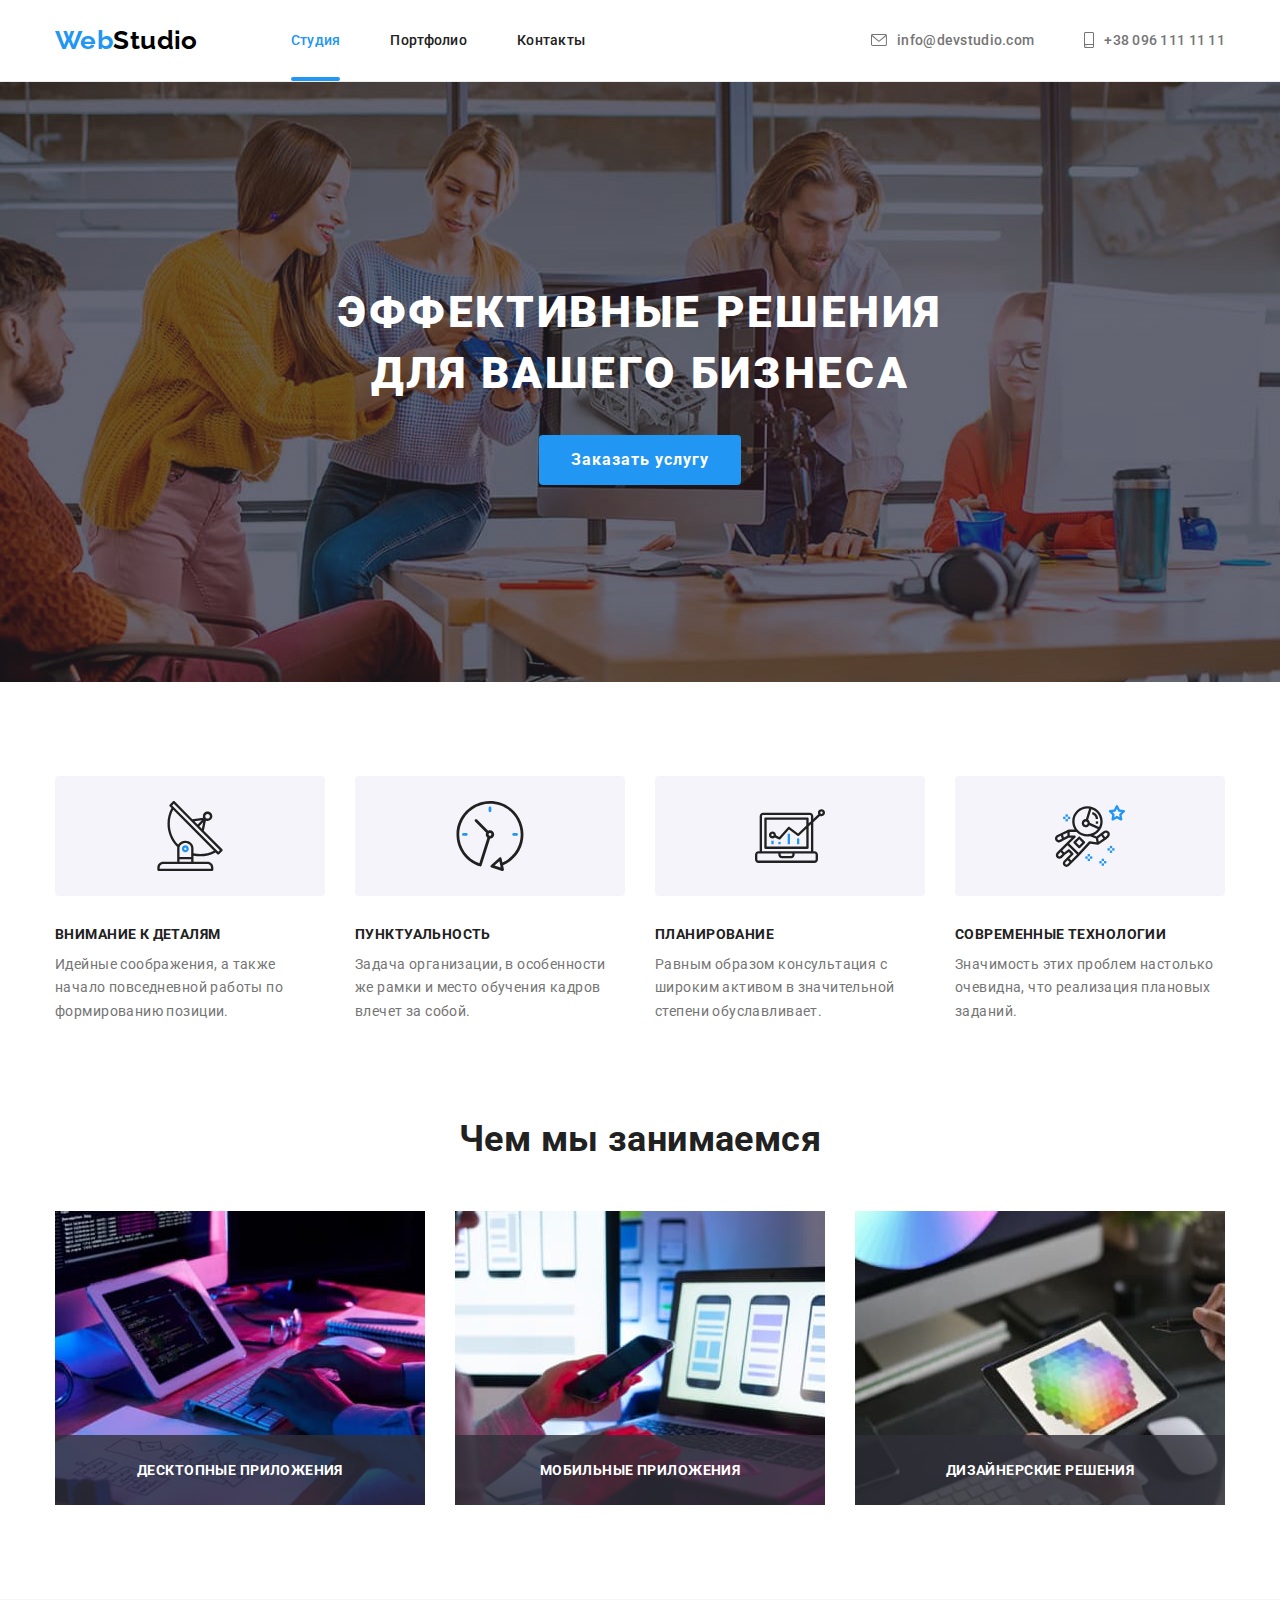
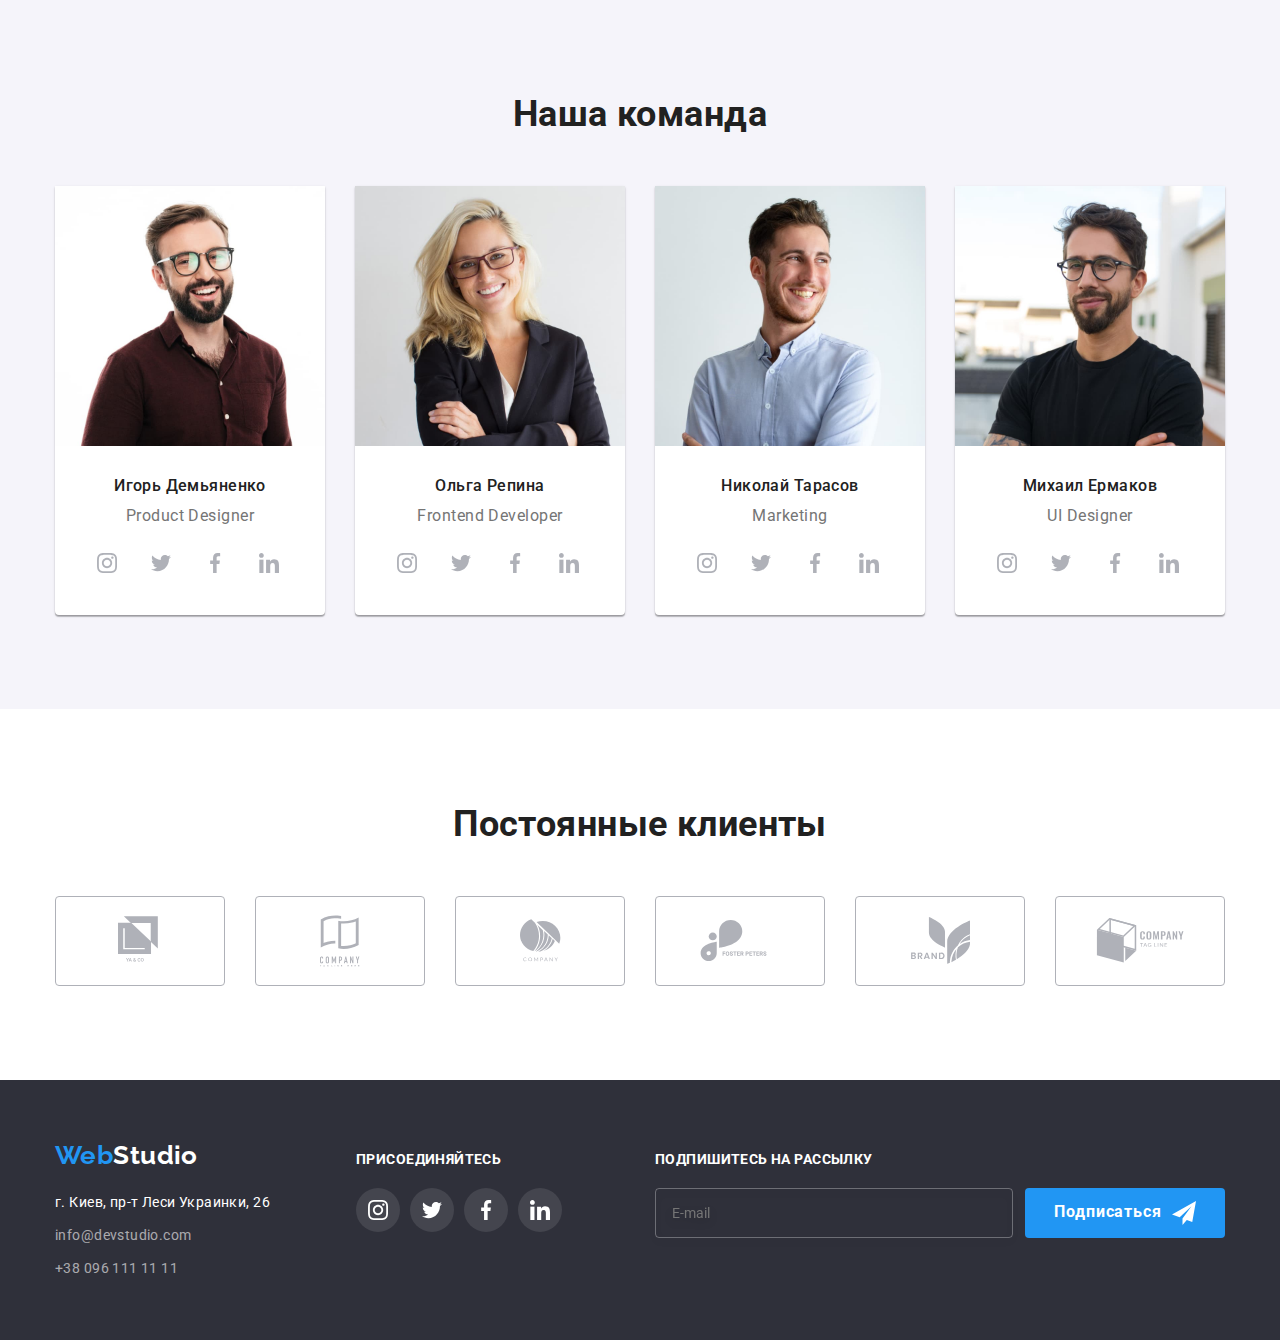
<file: index.html>
<!DOCTYPE html>
<html lang="ru">

<head>
    <meta charset="UTF-8">
    <meta name="viewport" content="width=device-width, initial-scale=1.0">
    <title>Веб Студия</title>
    <link rel="stylesheet" href="https://cdnjs.cloudflare.com/ajax/libs/modern-normalize/1.0.0/modern-normalize.min.css">
    <link rel="preconnect" href="https://fonts.gstatic.com">
    <link href="https://fonts.googleapis.com/css2?family=Raleway:wght@700&family=Roboto:wght@400;500;700;900&display=swap"
        rel="stylesheet">
    <link rel="stylesheet" href="./css/style.css">
</head>

<body>
    <header class="page-header">
        <div class="container">
            <nav class="site-nav">
            <!-- WebStudio text -->
            <a href="./index.html" class="logo link" lang="en">Web<span class="header-studio">Studio</span></a>

            <!-- navigation list -->
            <ul class="list nav-list">
                <li class="nav-list-item">
                    <a href="#" class="current-link link">Студия</a>
                </li>

                <li class="nav-list-item">
                    <a href="./portfolio.html" class="nav-link link">Портфолио</a>
                </li>

                <li class="nav-list-item">
                    <a href="#" class="nav-link link">Контакты</a>
                </li>
            </ul>
            </nav>


        <!-- contacts -->
            <ul class="list list-contacts">
                <li>
                    <a href="mailto:info@devstudio.com" class="contacts-link link" target="_blank" lang="en">
                        <svg class="contacts-logo" width="16" height="12">
                            <use href="./images/sprite.svg#icon-envelope"></use>
                        </svg>
                        info@devstudio.com
                    </a>
                </li>

                <li>
                    <a href="tel:+380961111111" class="contacts-link link">
                        <svg class="contacts-logo" width="10" height="16">
                            <use href="./images/sprite.svg#icon-smartphone"></use>
                        </svg>
                        +38 096 111 11 11
                    </a>
                </li>
            </ul>
        </div>
    </header>

    <!-- hero -->
    <main>
        <section class="hero">
            <div class="container">
                <div class="hero-content">
                    <!-- title -->
                    <h1 class="main-title">Эффективные решения для вашего бизнеса</h1>
                    <!-- order service -->
                    <button type="button" class="hero-button button" data-modal-open>Заказать услугу</button>
                </div>
            </div>
        </section>
        
        <!-- task of the organization -->
        <section class="section-features">
            <div class="container">
                <h2 class="hidden-title">Наши особенности</h2>
                <ul class="list features-list">
                    <li class="features-item">
                        <div class="features-icons">
                            <svg width="70" height="70">
                                <use href="./images/sprite.svg#icon-antenna"></use>
                            </svg>
                        </div>
                        <h3 class="features-title">Внимание к деталям</h3>
                        <p class="features-text">Идейные соображения, а также начало повседневной работы по формированию позиции.</p>
                    </li>

                    <li class="features-item clock">
                        <div class="features-icons">
                            <svg width="70" height="70">
                                <use href="./images/sprite.svg#icon-clock"></use>
                            </svg>
                        </div>
                        <h3 class="features-title">Пунктуальность</h3>
                        <p class="features-text">Задача организации, в особенности же рамки и место обучения кадров влечет за собой.</p>
                    </li>

                    <li class="features-item diagram">
                        <div class="features-icons">
                            <svg width="70" height="70">
                                <use href="./images/sprite.svg#icon-diagram"></use>
                            </svg>
                        </div>
                        <h3 class="features-title">Планирование</h3>
                        <p class="features-text">Равным образом консультация с широким активом в значительной степени обуславливает.</p>
                    </li>

                    <li class="features-item astronaut">
                        <div class="features-icons">
                            <svg width="70" height="70">
                                <use href="./images/sprite.svg#icon-astronaut"></use>
                            </svg>
                        </div>
                        <h3 class="features-title">Современные технологии</h3>
                        <p class="features-text">Значимость этих проблем настолько очевидна, что реализация плановых заданий.</p>
                    </li>
                </ul>
            </div>
        </section>

        <!-- about us -->
        <section class="about-us">
            <div class="container">
                <h2 class="section-title">Чем мы занимаемся</h2>
                <!-- about us images-->
                <ul class="list about-us-list">
                    <li>
                      <div class="what-we-doing">
                        <img src="./images/about/about-img-1.jpg" 
                        alt="человек печатает на клавиатуре" width="370" height="294">
                        <div class="overflow-container">
                            <p class="overflow-text">десктопные приложения</p>
                        </div>
                      </div>
                    </li>
                    <li>
                      <div class="what-we-doing">
                        <img src="./images/about/about-img-2.jpg" 
                        alt="человек держит телефон в руке" width="370" height="294">
                        <div class="overflow-container">
                            <p class="overflow-text">мобильные приложения</p>
                        </div>
                      </div>
                    </li>
                    <li>
                      <div class="what-we-doing">
                        <img src="./images/about/about-img-3.jpg" 
                        alt="человек держит планшет в руке" width="370" height="294">
                        <div class="overflow-container">
                            <p class="overflow-text">дизайнерские решения</p>
                        </div>
                      </div>
                    </li>
                </ul>
            </div>
        </section>

        <!-- our team -->
        <section class="our-team">
            <div class="container">
                <h2 class="section-title">Наша команда</h2>
                <!-- our team photos -->
                <ul class="list team-list">
                    <li class="team-item">
                        <img src="./images/our-team/team-card-1.jpg"
                         alt="портретная фотография Игоря" width="270" height="260">
                        <div class="team-card">
                            <h3 class="team-name">Игорь Демьяненко</h3>
                            <p class="team-position" lang="en">Product Designer</p>
                            <ul class="social-list list">
                                <li class="social-item">
                                    <a href="#" class="social-link">
                                        <svg class="social-icon" width="20" height="20" aria-label="социальная сеть instagram">
                                            <use href="./images/sprite.svg#icon-instagram"></use>
                                        </svg>
                                    </a>
                                </li>
                                <li class="social-item">
                                    <a href="#" class="social-link">
                                        <svg class="social-icon" width="20" height="20" aria-label="социальная сеть twitter">
                                            <use href="./images/sprite.svg#icon-twitter"></use>
                                        </svg>
                                    </a>
                                </li>
                                <li class="social-item">
                                    <a href="#" class="social-link">
                                        <svg class="social-icon" width="20" height="20" aria-label="социальная сеть facebook">
                                            <use href="./images/sprite.svg#icon-facebook"></use>
                                        </svg>
                                    </a>
                                </li>
                                <li class="social-item">
                                    <a href="#" class="social-link">
                                        <svg class="social-icon" width="20" height="20" aria-label="социальная сеть linkedin">
                                            <use href="./images/sprite.svg#icon-linkedin"></use>
                                        </svg>
                                    </a>
                                </li>
                            </ul>
                        </div>
                    </li>

                    <li class="team-item">
                        <img src="./images/our-team/team-card-2.jpg"
                         alt="портретная фотография Ольги" width="270" height="260">
                        <div class="team-card">
                            <h3 class="team-name">Ольга Репина</h3>
                            <p class="team-position" lang="en">Frontend Developer</p>
                            <ul class="social-list list">
                                <li class="social-item">
                                    <a href="#" class="social-link">
                                        <svg class="social-icon" width="20" height="20" aria-label="социальная сеть instagram">
                                            <use href="./images/sprite.svg#icon-instagram"></use>
                                        </svg>
                                    </a>
                                </li>
                                <li class="social-item">
                                    <a href="#" class="social-link">
                                        <svg class="social-icon" width="20" height="20" aria-label="социальная сеть twitter">
                                            <use href="./images/sprite.svg#icon-twitter"></use>
                                        </svg>
                                    </a>
                                </li>
                                <li class="social-item">
                                    <a href="#" class="social-link">
                                        <svg class="social-icon" width="20" height="20" aria-label="социальная сеть facebook">
                                            <use href="./images/sprite.svg#icon-facebook"></use>
                                        </svg>
                                    </a>
                                </li>
                                <li class="social-item">
                                    <a href="#" class="social-link">
                                        <svg class="social-icon" width="20" height="20" aria-label="социальная сеть linkedin">
                                            <use href="./images/sprite.svg#icon-linkedin"></use>
                                        </svg>
                                    </a>
                                </li>
                            </ul>
                        </div>
                    </li>

                    <li class="team-item">
                        <img src="./images/our-team/team-card-3.jpg" 
                         alt="портретная фотография Николая" width="270" height="260">
                        <div class="team-card">
                            <h3 class="team-name">Николай Тарасов</h3>
                            <p class="team-position" lang="en">Marketing</p>
                            <ul class="social-list list">
                                <li class="social-item">
                                    <a href="#" class="social-link">
                                        <svg class="social-icon" width="20" height="20" aria-label="социальная сеть instagram">
                                            <use href="./images/sprite.svg#icon-instagram"></use>
                                        </svg>
                                    </a>
                                </li>
                                <li class="social-item">
                                    <a href="#" class="social-link">
                                        <svg class="social-icon" width="20" height="20" aria-label="социальная сеть twitter">
                                            <use href="./images/sprite.svg#icon-twitter"></use>
                                        </svg>
                                    </a>
                                </li>
                                <li class="social-item">
                                    <a href="#" class="social-link">
                                        <svg class="social-icon" width="20" height="20" aria-label="социальная сеть facebook">
                                            <use href="./images/sprite.svg#icon-facebook"></use>
                                        </svg>
                                    </a>
                                </li>
                                <li class="social-item">
                                    <a href="#" class="social-link">
                                        <svg class="social-icon" width="20" height="20" aria-label="социальная сеть linkedin">
                                            <use href="./images/sprite.svg#icon-linkedin"></use>
                                        </svg>
                                    </a>
                                </li>
                            </ul>
                        </div>
                    </li>

                    <li class="team-item">
                        <img src="./images/our-team/team-card-4.jpg"
                         alt="портретная фотография Михаила" width="270" height="260">
                        <div class="team-card">
                            <h3 class="team-name">Михаил Ермаков</h3>
                            <p class="team-position" lang="en">UI Designer</p>
                            <ul class="social-list list">
                                <li class="social-item">
                                    <a href="#" class="social-link">
                                        <svg class="social-icon" width="20" height="20" aria-label="социальная сеть instagram">
                                            <use href="./images/sprite.svg#icon-instagram"></use>
                                        </svg>
                                    </a>
                                </li>
                                <li class="social-item">
                                    <a href="#" class="social-link">
                                        <svg class="social-icon" width="20" height="20" aria-label="социальная сеть twitter">
                                            <use href="./images/sprite.svg#icon-twitter"></use>
                                        </svg>
                                    </a>
                                </li>
                                <li class="social-item">
                                    <a href="#" class="social-link">
                                        <svg class="social-icon" width="20" height="20" aria-label="социальная сеть facebook">
                                            <use href="./images/sprite.svg#icon-facebook"></use>
                                        </svg>
                                    </a>
                                </li>
                                <li class="social-item">
                                    <a href="#" class="social-link">
                                        <svg class="social-icon" width="20" height="20" aria-label="социальная сеть linkedin">
                                            <use href="./images/sprite.svg#icon-linkedin"></use>
                                        </svg>
                                    </a>
                                </li>
                            </ul>
                        </div>
                    </li>
                </ul>
            </div>
        </section>
        <!-- our regular customers -->
        <section class="clients-section">
            <div class="container">
                <h2 class="section-title">Постоянные клиенты</h2>
                <ul class="clients-list list">
                    <li class="clients-list-item">
                        <a href="#" class="clients-link">
                            <svg class="client-icon" width="44" height="49">
                                <use href="./images/sprite.svg#icon-logo-1"></use>
                            </svg>
                        </a>
                    </li>
                    <li class="clients-list-item">
                        <a href="#" class="clients-link">
                            <svg class="client-icon" width="40" height="52">
                                <use href="./images/sprite.svg#icon-logo-2"></use>
                            </svg>
                        </a>
                    </li>
                    <li class="clients-list-item">
                        <a href="#" class="clients-link">
                            <svg class="client-icon" width="41" height="43">
                                <use href="./images/sprite.svg#icon-logo-3"></use>
                            </svg>
                        </a>
                    </li>
                    <li class="clients-list-item">
                        <a href="#" class="clients-link">
                            <svg class="client-icon" width="80" height="42">
                                <use href="./images/sprite.svg#icon-logo-4"></use>
                            </svg>
                        </a>
                    </li>
                    <li class="clients-list-item">
                        <a href="#" class="clients-link">
                            <svg class="client-icon" width="59" height="47">
                                <use href="./images/sprite.svg#icon-logo-5"></use>
                            </svg>
                        </a>
                    </li>
                    <li class="clients-list-item">
                        <a href="#" class="clients-link">
                            <svg class="client-icon" width="89" height="45">
                                <use href="./images/sprite.svg#icon-logo-6"></use>
                            </svg>
                        </a>
                    </li>
                </ul>
            </div>
        </section>
    </main>
    
    <!-- footer -->
    <footer class="footer">
        <div class="container">
            <div class="address-container">
             <a href="./index.html" class="logo link" lang="en">Web<span class="footer-studio">Studio</span></a>
             <address class="footer-address">
                 <p class="footer-main-address">г. Киев, пр-т Леси Украинки, 26</p>
                 <ul class="list footer-address-list">
                     <li class="list-item">
                         <a href="mailto:info@example.com" class="footer-contacts-link link">info@devstudio.com</a>
                     </li>
                
                     <li>
                         <a href="tel:+380991111111" class="footer-contacts-link link">+38 096 111 11 11</a>
                     </li>
                 </ul>
             </address>
            </div>
            <div class="footer-icon-container">
                <p class="join-text">Присоединяйтесь</p>
                <ul class="social-list list">
                    <li class="social-item">
                        <a href="#" class="social-link">
                            <svg class="social-icon" width="20" height="20">
                                <use href="./images/sprite.svg#icon-instagram"></use>
                            </svg>
                        </a>
                    </li>
                    <li class="social-item">
                        <a href="#" class="social-link">
                            <svg class="social-icon" width="20" height="20">
                                <use href="./images/sprite.svg#icon-twitter"></use>
                            </svg>
                        </a>
                    </li>
                    <li class="social-item">
                        <a href="#" class="social-link">
                            <svg class="social-icon" width="20" height="20">
                                <use href="./images/sprite.svg#icon-facebook"></use>
                            </svg>
                        </a>
                    </li>
                    <li class="social-item">
                        <a href="#" class="social-link">
                            <svg class="social-icon" width="20" height="20">
                                <use href="./images/sprite.svg#icon-linkedin"></use>
                            </svg>
                        </a>
                    </li>
                </ul>
            </div>

            <!-- Subscribe to our newsletter -->
            <div class="subscribe-form">
                <p class="subscribe-text">подпишитесь на рассылку</p>
                <form class="footer-form">
                    <input type="email" class="subscribe-email" value="" placeholder="E-mail" />
                    <button type="submit" class="hero-button subscribe-btn">Подписаться
                        <svg class="telegram-icon" width="24" height="24">
                            <use href="./images/sprite.svg#icon-telegram"></use>
                        </svg>
                    </button>    
                </form>
            </div>
        </div>
    </footer>
    <!-- form container -->
    <div class="backdrop is-hidden" data-modal>
        <div class="modal">
            <button type="button" class="modal-close-btn" data-modal-close>
                <svg class="closing-icon" width="11" height="11">
                    <use href="./images/sprite.svg#icon-closing"></use>
                </svg>
            </button>
            <!-- questionnaire form -->
            <b class="modal-title">Оставьте свои данные, мы вам перезвоним</b>
            <form action="#" class="modal-form">
                
                <label class="form-label" for="user-name">Имя</label>

                <div class="input-container">
                    <svg class="form-icon" width="18" height="18">
                        <use href="./images/sprite.svg#icon-person"></use>
                    </svg>
                    <input class="input" type="text" id="user-name" name="name-input" />
                </div>

                <label class="form-label" for="tel-input">Телефон</label>

                <div class="input-container">
                    <svg class="form-icon" width="18" height="18">
                        <use href="./images/sprite.svg#icon-phone"></use>
                    </svg>
                    <input class="input" type="tel" id="tel-input" name="tel-input" />
                </div>

                <label class="form-label" for="email-input">Почта</label>

                <div class="input-container">
                    <svg class="form-icon" width="18" height="18">
                        <use href="./images/sprite.svg#icon-email"></use>
                    </svg>
                    <input class="input" type="email" id="email-input" name="email-input" />
                </div>

                <label class="form-label" for="comment">Комментарий</label>
                <textarea class="textarea" id="comment" name="comment" rows="6" placeholder="Введите текст"></textarea>
                
                <div class="accept-box" role="group" aria-labelledby="accept-checkbox">
                    <input type="checkbox" class="checkbox" name="accept-checkbox" id="accept-checkbox">
                    <label for="accept-checkbox" class="label">Соглашаюсь с рассылкой и принимаю&nbsp;
                        <a href="#" class="accept-link">Условия договора</a>
                    </label>
                </div>
                <button class="hero-button sub-btn" type="submit">Отправить</button>
            </form>
        </div>
    </div>
    

    <script src="./js/modal.js"></script>
</body>

</html>
</file>
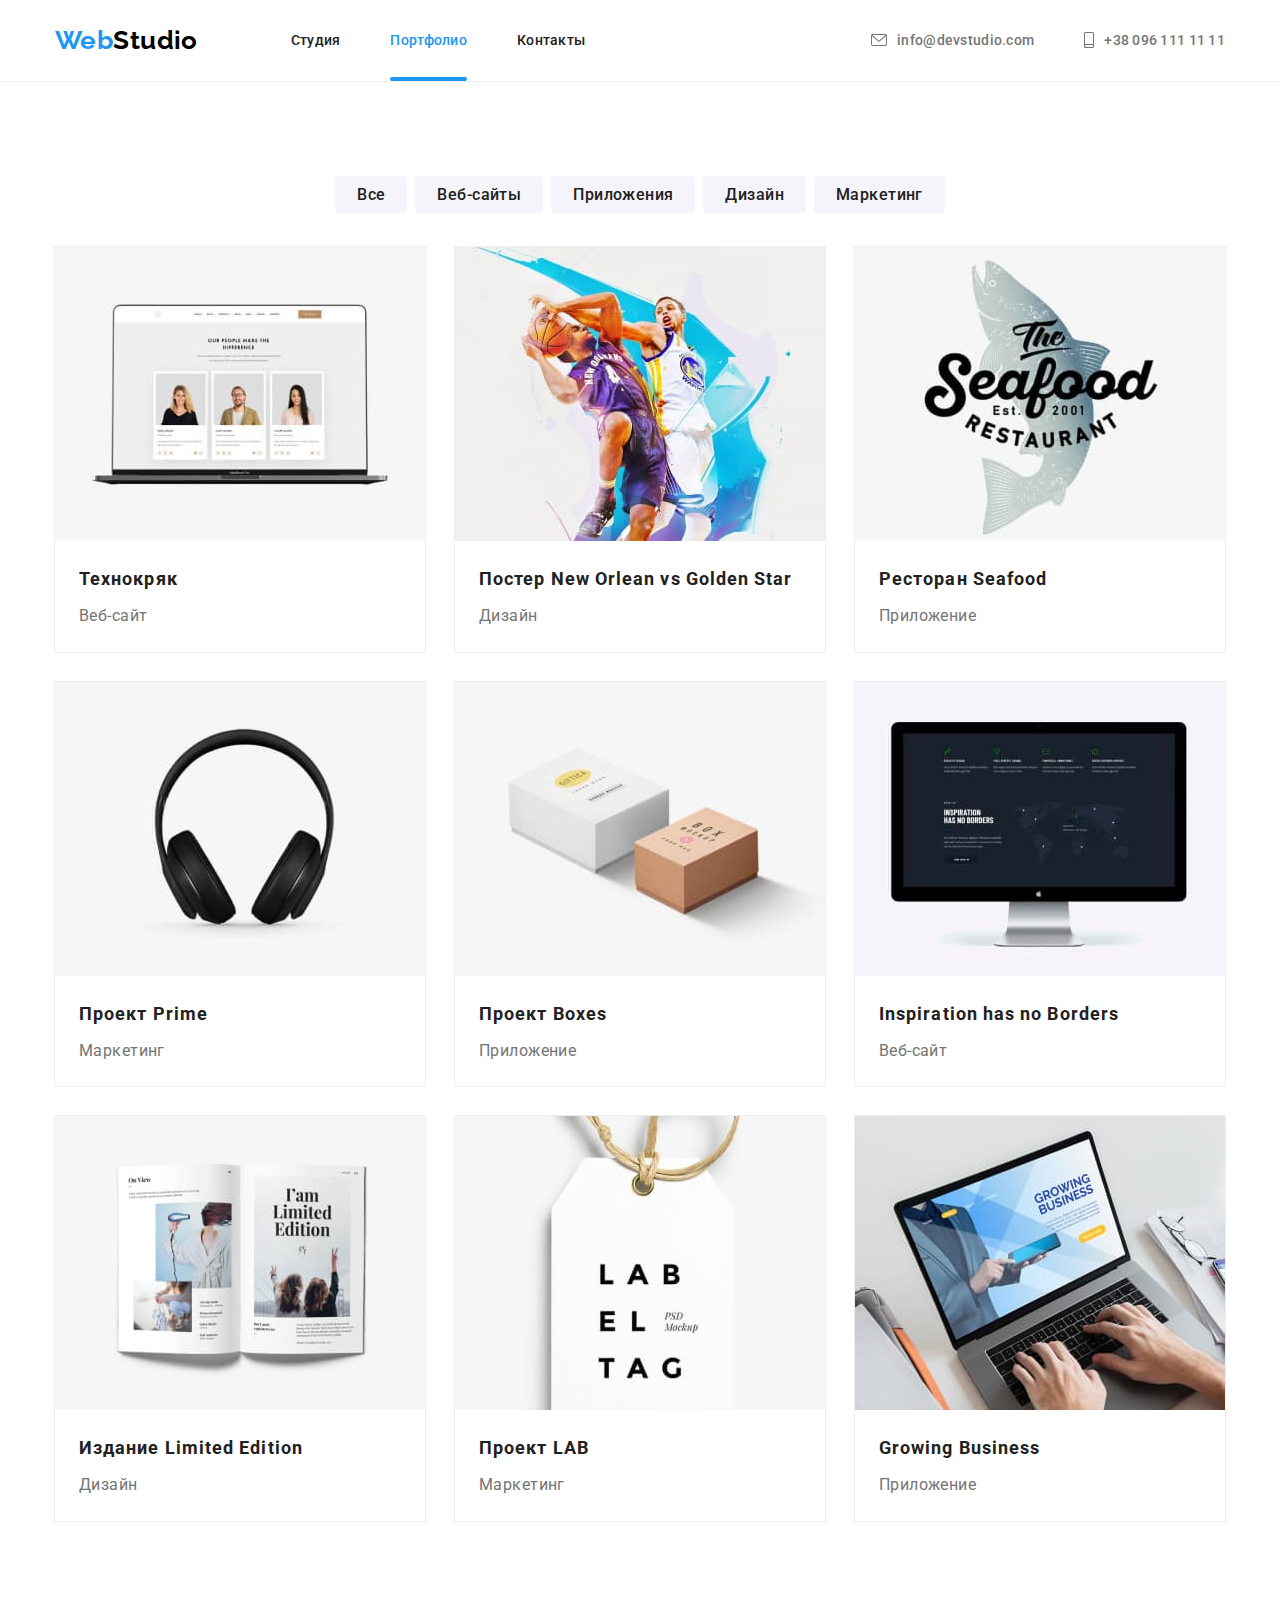
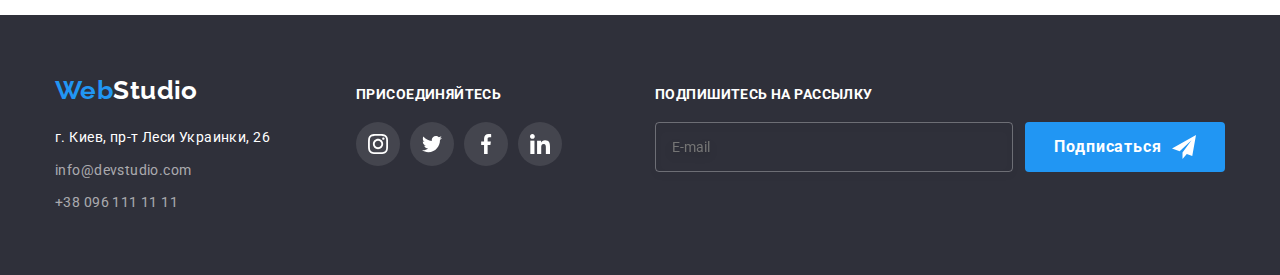
<file: portfolio.html>
<!DOCTYPE html>
<html lang="ru">
<head>
    <meta charset="UTF-8">
    <meta name="viewport" content="width=device-width, initial-scale=1.0">
    <title>Портфолио Веб Студии</title>
    <link rel="stylesheet" href="https://cdnjs.cloudflare.com/ajax/libs/modern-normalize/1.0.0/modern-normalize.min.css">
    <link rel="preconnect" href="https://fonts.gstatic.com">
    <link href="https://fonts.googleapis.com/css2?family=Raleway:wght@700&family=Roboto:wght@400;500;700;900&display=swap"
        rel="stylesheet">
    <link rel="stylesheet" href="./css/style.css">
</head>
<body>
    <!-- header -->
    <header class="page-header">
        <div class="container">
            <nav class="site-nav">
                <!-- WebStudio text -->
                <a href="./index.html" class="logo link" lang="en">Web<span class="header-studio">Studio</span></a>
    
                <!-- navigation list -->
                <ul class="list nav-list">
                    <li class="nav-list-item">
                        <a href="./index.html" class="nav-link link">Студия</a>
                    </li>
    
                    <li class="nav-list-item">
                        <a href="#" class="current-link link">Портфолио</a>
                    </li>
    
                    <li class="nav-list-item">
                        <a href="#" class="nav-link link">Контакты</a>
                    </li>
                </ul>
            </nav>
            <!-- contacts -->
            <ul class="list list-contacts">
                <li>
                    <a href="mailto:info@devstudio.com" class="contacts-link link" target="_blank" lang="en">
                        <svg class="contacts-logo" width="16" height="12">
                            <use href="./images/sprite.svg#icon-envelope"></use>
                        </svg>
                        info@devstudio.com
                    </a>
                </li>
                
                <li>
                    <a href="tel:+380961111111" class="contacts-link link">
                        <svg class="contacts-logo" width="10" height="16">
                            <use href="./images/sprite.svg#icon-smartphone"></use>
                        </svg>
                        +38 096 111 11 11
                    </a>
                </li>
            </ul>
        </div>
    </header>

    <!-- hero-->
    <main>
        <section class="work">
            <div class="container portfolio">
                <!-- hidden title -->
                <h1 class="hidden-title">Наше Портфолио</h1>
                <!-- site buttons -->
                <ul class="list work-buttons">
                    <li><button type="button" class="buttons-list button">Все</button></li>
                    <li><button type="button" class="buttons-list button">Веб-сайты</button></li>
                    <li><button type="button" class="buttons-list button">Приложения</button></li>
                    <li><button type="button" class="buttons-list button">Дизайн</button></li>
                    <li><button type="button" class="buttons-list button">Маркетинг</button></li>
                </ul>
                <!-- work presentation-->
                <ul class="list work-list">
                    <li class="work-item">
                        <a href="" class="team-list-link-wrapper link">
                            <div class="team-list-img-wrapper">
                            <img src="./images/our-portfolio/work-img-1.jpg" 
                            alt="Веб-сайт Технокряк" width="370" height="294">
                            <p class="overlay">Технокряк это современная площадка распространения
                            коронавируса. Компании используют эту платформу для
                            цифрового шпионажа и атак на защищённые сервера конкурентов.</p>
                            </div>
                            <div class="work-name">
                                <h2 class="work-title">Технокряк</h2>
                                <p class="work-text">Веб-сайт</p>
                            </div>
                        </a>
                    </li>
                    <li class="work-item">
                        <a href="" class="team-list-link-wrapper link">
                            <div class="team-list-img-wrapper">
                            <img src="./images/our-portfolio/work-img-2.jpg" 
                            alt="Дизайн постера New Orlean vs Golden Star" width="370" height="294">
                            <p class="overlay">Технокряк это современная площадка распространения
                                коронавируса. Компании используют эту платформу для
                                цифрового шпионажа и атак на защищённые сервера конкурентов.</p>
                            </div>
                            <div class="work-name">
                                <h2 class="work-title">Постер New Orlean vs Golden Star</h2>
                                <p class="work-text">Дизайн</p>
                            </div>
                        </a>
                    </li>
                    <li class="work-item">
                        <a href="" class="team-list-link-wrapper link">
                            <div class="team-list-img-wrapper">
                            <img src="./images/our-portfolio/work-img-3.jpg" 
                            alt="Приложение ресторана Seafood" width="370" height="294"><p class="overlay">Технокряк это современная площадка распространения
                                коронавируса. Компании используют эту платформу для
                                цифрового шпионажа и атак на защищённые сервера конкурентов.</p>
                            </div>
                            <div class="work-name">
                                <h2 class="work-title">Ресторан Seafood</h2>
                                <p class="work-text">Приложение</p>
                            </div>
                        </a>
                    </li>
                    <li class="work-item">
                        <a href="" class="team-list-link-wrapper link">
                            <div class="team-list-img-wrapper">
                            <img src="./images/our-portfolio/work-img-4.jpg" 
                            alt="Маркетинг проекта Prime" width="370" height="294">
                            <p class="overlay">Технокряк это современная площадка распространения
                                коронавируса. Компании используют эту платформу для
                                цифрового шпионажа и атак на защищённые сервера конкурентов.</p>
                            </div>
                            <div class="work-name">
                                <h2 class="work-title">Проект Prime</h2>
                                <p class="work-text">Маркетинг</p>
                            </div>
                        </a>
                    </li>
                    <li class="work-item">
                        <a href="" class="team-list-link-wrapper link">
                            <div class="team-list-img-wrapper">
                            <img src="./images/our-portfolio/work-img-5.jpg" 
                            alt="Приложение проекта Boxes" width="370" height="294">
                            <p class="overlay">Технокряк это современная площадка распространения
                                коронавируса. Компании используют эту платформу для
                                цифрового шпионажа и атак на защищённые сервера конкурентов.</p>
                            </div>
                            <div class="work-name">
                                <h2 class="work-title">Проект Boxes</h2>
                                <p class="work-text">Приложение</p>
                            </div>
                        </a>
                    </li>
                    <li class="work-item">
                        <a href="" class="team-list-link-wrapper link">
                            <div class="team-list-img-wrapper">
                            <img src="./images/our-portfolio/work-img-6.jpg" 
                            alt="Веб-сайт Inspiration has no Borders" width="370" height="294">
                            <p class="overlay">Технокряк это современная площадка распространения
                                коронавируса. Компании используют эту платформу для
                                цифрового шпионажа и атак на защищённые сервера конкурентов.</p>
                            </div>
                            <div class="work-name">
                                <h2 class="work-title" lang="en">Inspiration has no Borders</h2>
                                <p class="work-text">Веб-сайт</p>
                            </div>
                        </a>
                    </li>
                    <li class="work-item">
                        <a href="" class="team-list-link-wrapper link">
                            <div class="team-list-img-wrapper">
                            <img src="./images/our-portfolio/work-img-7.jpg" 
                            alt="Дизайн издания Limited Edition" width="370" height="294">
                            <p class="overlay">Технокряк это современная площадка распространения
                                коронавируса. Компании используют эту платформу для
                                цифрового шпионажа и атак на защищённые сервера конкурентов.</p>
                            </div>
                            <div class="work-name">
                                <h2 class="work-title">Издание Limited Edition</h2>
                                <p class="work-text">Дизайн</p>
                            </div>
                        </a>
                    </li>
                    <li class="work-item">
                        <a href="" class="team-list-link-wrapper link">
                            <div class="team-list-img-wrapper">
                            <img src="./images/our-portfolio/work-img-8.jpg" 
                            alt="Маркетинг проекта LAB" width="370" height="294">
                            <p class="overlay">Технокряк это современная площадка распространения
                                коронавируса. Компании используют эту платформу для
                                цифрового шпионажа и атак на защищённые сервера конкурентов.</p>
                            </div>
                            <div class="work-name">
                                <h2 class="work-title">Проект LAB</h2>
                                <p class="work-text">Маркетинг</p>
                            </div>
                        </a>
                    </li>
                    <li class="work-item">
                        <a href="" class="team-list-link-wrapper link">
                            <div class="team-list-img-wrapper">
                            <img src="./images/our-portfolio/work-img-9.jpg" 
                            alt="Приложение Growing Business" width="370" height="294">
                            <p class="overlay">Технокряк это современная площадка распространения
                                коронавируса. Компании используют эту платформу для
                                цифрового шпионажа и атак на защищённые сервера конкурентов.</p>
                            </div>
                            <div class="work-name">
                                <h2 class="work-title" lang="en">Growing Business</h2>
                                <p class="work-text">Приложение</p>
                            </div>
                        </a>
                    </li>
                </ul>
            </div>
        </section>
    </main>

    <!-- footer -->
    <footer class="footer">
        <div class="container">
            <div class="address-container">
                <a href="./index.html" class="logo link" lang="en">Web<span class="footer-studio">Studio</span></a>
                <address class="footer-address">
                    <p class="footer-main-address">г. Киев, пр-т Леси Украинки, 26</p>
                    <ul class="list footer-address-list">
                        <li class="list-item">
                            <a href="mailto:info@example.com" class="footer-contacts-link link">info@devstudio.com</a>
                        </li>
    
                        <li>
                            <a href="tel:+380991111111" class="footer-contacts-link link">+38 096 111 11 11</a>
                        </li>
                    </ul>
                </address>
            </div>
            <div class="footer-icon-container">
                <p class="join-text">Присоединяйтесь</p>
                <ul class="social-list list">
                    <li class="social-item">
                        <a href="#" class="social-link">
                            <svg class="social-icon" width="20" height="20">
                                <use href="./images/sprite.svg#icon-instagram"></use>
                            </svg>
                        </a>
                    </li>
                    <li class="social-item">
                        <a href="#" class="social-link">
                            <svg class="social-icon" width="20" height="20">
                                <use href="./images/sprite.svg#icon-twitter"></use>
                            </svg>
                        </a>
                    </li>
                    <li class="social-item">
                        <a href="#" class="social-link">
                            <svg class="social-icon" width="20" height="20">
                                <use href="./images/sprite.svg#icon-facebook"></use>
                            </svg>
                        </a>
                    </li>
                    <li class="social-item">
                        <a href="#" class="social-link">
                            <svg class="social-icon" width="20" height="20">
                                <use href="./images/sprite.svg#icon-linkedin"></use>
                            </svg>
                        </a>
                    </li>
                </ul>
            </div>
            <!--- Subscribe to our newsletter --->
            <div class="subscribe-form">
                <p class="subscribe-text">подпишитесь на рассылку</p>
                <form class="footer-form">
                    <input type="email" class="subscribe-email" value="" placeholder="E-mail" />
                    <button type="submit" class="hero-button subscribe-btn">Подписаться
                        <svg class="telegram-icon" width="24" height="24">
                            <use href="./images/sprite.svg#icon-telegram"></use>
                        </svg>
                    </button>
                </form>
            </div>
        </div>
    </footer>
</body>
</html>
</file>
<file: css/style.css>
:root {
  --title-color: #212121;
  --text-color: #757575;
  --accent-color: #2196f3;
  --hero-title-color: #ffffff;
  --hero-bg-color: #2f303a;
  --footer-bg-color: #2f303a;
  --team-bg-color: #f5f4fa;
  --logo-black-color: #000000;
  --address-color: rgba(255, 255, 255, 0.6);
  --border-color: #ececec;
  --portfolio-border-color: #eeeeee;
  --hero-gradient: rgba(47, 48, 58, 0.4);
  --footer-icon-bg: rgba(255, 255, 255, 0.1);
  --social-icon: #afb1b8;
  --porfolio-card-effect: rgba(33, 150, 243, 0.9);
  --cubic-variable: 250ms cubic-bezier(0.4, 0, 0.2, 1);
}

body {
  font-family: Roboto, sans-serif;
  font-size: 14px;
  font-weight: 400;
  line-height: 1.2;
  letter-spacing: 0.03em;
  background-color: var(--hero-title-color);
  color: var(--text-color);
}

/* === reset list markers === */
.list {
  list-style: none;
  margin: 0;
  padding: 0;
}

/* === reset decoration links === */
a {
  display: block;
  text-decoration: none;
  color: var(--title-color);
}

img {
  display: block;
  max-width: 100%;
  height: auto;
}

a,
button {
  cursor: pointer;
}

header {
  border-bottom: 1px solid var(--border-color);
}

/* animations implement */
.page-header .list a,
.footer .address a,
a.clients-link,
a.social-link,
.our-team a.social-link,
.portfolio button,
.work-list a {
  transition: color var(--cubic-variable),
    background-color var(--cubic-variable), box-shadow var(--cubic-variable);
}

/* === navigation === */
.site-nav {
  font-weight: 500;
  display: flex;
  align-items: center;
}

.container {
  width: 1200px;
  padding-left: 15px;
  padding-right: 15px;
  text-align: center;
  margin-right: auto;
  margin-left: auto;
}

header > .container {
  display: flex;
  justify-content: space-between;
  align-items: center;
  text-align: left;
}

/* logo design */
.logo {
  font-family: Raleway;
  font-weight: 700;
  font-size: 26px;

  color: var(--accent-color);
}

.site-nav > .logo {
  margin-right: 93px;
}

.header-studio {
  color: var(--logo-black-color);
}

.nav-list {
  display: flex;
}

.nav-list > li:not(:last-child),
.list-contacts > li:not(:last-child) {
  margin-right: 50px;
}

.nav-list,
.contacts-link {
  letter-spacing: 0.02em;
}

.nav-link {
  color: var(--title-color);
}

.current-link,
.nav-link:hover,
.nav-link:focus,
.contacts:hover,
.contacts:focus,
.contacts-link:hover,
.contacts-link:focus,
.footer-contacts-link:hover,
.footer-contacts-link:focus {
  color: var(--accent-color);
}

.site-nav .link {
  display: block;
  padding: 24px 0px;
}

.nav-list .link,
.list-contacts .link {
  display: flex;
  padding-top: 32px;
  padding-bottom: 32px;
}

.contacts-link {
  fill: currentColor;
  font-weight: 500;
  color: inherit;
  align-items: center;
}

.features-title,
.section-title,
.work-title {
  margin: 0;
  padding: 0;
  font-weight: 700;
  color: var(--title-color);
}

.contacts-logo {
  margin-right: 10px;
}

.list-contacts {
  display: flex;
}

/* Hero */
.hero {
  text-align: center;
  background-color: var(--hero-bg-color);
  padding-top: 200px;
  padding-bottom: 200px;

  margin-left: auto;
  margin-right: auto;
  height: 600px;
  max-width: 1600px;
  background-image: linear-gradient(
      to right,
      var(--hero-gradient),
      var(--hero-gradient)
    ),
    url(../images/main-img/main-image.jpg);

  background-repeat: no-repeat;
  background-position: center;
  background-size: cover;
}

.hero-content {
  margin-left: auto;
  margin-right: auto;
  width: 696px;
}

/* === main hero title === */
.main-title {
  margin-top: 0;
  margin-bottom: 30px;
  padding: 0;

  color: var(--hero-title-color);
  font-weight: 900;
  font-size: 44px;
  line-height: 1.4;
  text-align: center;
  letter-spacing: 0.06em;
  text-transform: uppercase;
}

.button {
  font-family: inherit;
  font-size: 16px;
  border: none;
  border-radius: 4px;
  cursor: pointer;
}

/* === hero-button design === */
.hero-button {
  padding: 10px 32px;
  min-width: 200px;
  border: 0;
  border-radius: 4px;
  font-size: 16px;
  font-weight: 700;
  line-height: 1.9;
  letter-spacing: 0.06em;

  background-color: var(--accent-color);
  color: var(--hero-title-color);

  transition-property: background-color;
  transition: background-color var(--cubic-variable);
}

.hero-button:hover,
.hero-button:focus {
  background-color: #188ce8;
}

/* === hidden title - main page === */
.hidden-title {
  position: absolute;
  clip: rect(0 0 0 0);
  width: 1px;
  height: 1px;
  margin: -1px;
}

/* === features section === */
.section-features {
  padding-top: 94px;
  padding-bottom: 94px;
}

.section-features > .container {
  text-align: left;
}

.features-list {
  display: flex;
}

.features-item {
  width: calc((100% - (3 * 30px)) / 4);
}

.features-item:not(:last-child) {
  margin-right: 30px;
}

/* === features icon design === */
.features-icons {
  display: flex;
  align-items: center;
  justify-content: center;

  width: 100%;
  height: 120px;
  background-color: var(--team-bg-color);
  border-radius: 4px;
  margin-bottom: 30px;
}

.features-title {
  margin-bottom: 10px;
  font-size: inherit;
  text-transform: uppercase;
}

.features-text {
  margin-top: 0;
  margin-bottom: 0;
  line-height: 1.7;
}

/* == what are we doing section == */
.about-us {
  padding-bottom: 94px;
}

.section-title {
  font-size: 36px;
  margin-bottom: 50px;
}

.about-us-list {
  display: flex;
}

.about-us-list > li:not(:last-child) {
  margin-right: 30px;
}

/* ===  our team section === */
.our-team > .container {
  margin-bottom: 0;
}

.our-team {
  padding-top: 94px;
  padding-bottom: 94px;
  background-color: var(--team-bg-color);
}

.team-list {
  display: flex;
}

.team-list > li {
  background-color: var(--hero-title-color);
  box-shadow: 0px 1px 3px rgba(0, 0, 0, 0.12), 0px 1px 1px rgba(0, 0, 0, 0.14),
    0px 2px 1px rgba(0, 0, 0, 0.2);
  border-radius: 0px 0px 4px 4px;
}

.team-list > li:not(:last-child) {
  margin-right: 30px;
}

.team-photo {
  display: block;
}

.team-card {
  padding: 30px;
}

.team-name {
  margin-top: 0;
  margin-bottom: 10px;
  font-weight: 500;
  color: var(--title-color);
}

.team-name,
.team-position {
  font-size: 16px;
}

.team-name {
  font-weight: 500;
  color: var(--title-color);
}

.team-position {
  font-weight: 400;
  line-height: 1.19;
  letter-spacing: 0.03em;
  margin-bottom: 16px;
}

/* === "what we do" text wrapping === */
.what-we-doing {
  position: relative;
  z-index: 0;
}

.overflow-container {
  position: absolute;
  bottom: 0;
  left: 0;
  width: 100%;
  height: 70px;
  display: flex;
  align-items: center;
  justify-content: center;
  padding-top: 27px;
  padding-bottom: 27px;

  background-color: rgba(47, 48, 58, 0.8);
}

.overflow-text {
  font-weight: 700;
  line-height: 1.142em;
  text-align: center;
  text-transform: uppercase;

  color: #ffffff;
}

/* === our team icon design === */
.social-list {
  display: flex;
}

.our-team .social-list {
  color: var(--social-icon);
}

.social-item {
  width: 44px;
  height: 44px;
}

.our-team .social-link {
  background-color: var(--hero-title-color);
  fill: currentColor;
  color: inherit;
}

.social-link {
  display: flex;
  align-items: center;
  justify-content: center;
  border-radius: 50%;
  width: 100%;
  height: 100%;
  fill: currentColor;
  color: inherit;
}

.social-item:not(:last-child) {
  margin-right: 10px;
}

a.social-link:hover,
a.social-link:focus {
  background-color: var(--accent-color);
  color: var(--hero-title-color);
}

/* === our regular customers === */
.clients-section {
  padding-top: 94px;
  padding-bottom: 94px;
}

.clients-list {
  display: flex;
  color: var(--social-icon);
}

.clients-list-item {
  display: flex;
  justify-content: center;
  align-items: center;
  width: 170px;
  height: 90px;
}

.clients-list-item:not(:last-child) {
  margin-right: 30px;
}

.clients-link {
  display: flex;
  align-items: center;
  justify-content: center;
  color: inherit;
  width: 100%;
  height: 100%;
  border: 1px solid var(--social-icon);
  border-radius: 4px;
}

.client-icon {
  fill: currentColor;
}

a.clients-link:hover,
a.clients-link:focus {
  color: var(--accent-color);
  border-color: var(--accent-color);
}

/* === footer === */
.footer .container {
  display: flex;
  align-items: baseline;
}

.address-container {
  margin-right: 70px;
  width: 231px;
}

.footer .logo {
  margin-bottom: 20px;
}

.footer {
  padding-top: 60px;
  padding-bottom: 60px;
  background-color: var(--footer-bg-color);
}

.footer-address-list .footer .logo {
  display: inline-block;
  padding: 0;
}

.footer > .container {
  text-align: left;
}

.footer-studio,
.footer-address {
  color: var(--hero-title-color);
}

.footer-address {
  display: block;
  line-height: 1.7;
}

.list-item {
  margin-bottom: 9px;
}

.footer-address {
  font-style: normal;
}

.footer-main-address {
  margin-bottom: 9px;
  margin-top: 0;
}

.footer .social-link {
  background-color: var(--footer-icon-bg);
}
/* === removes margin top from address === */
p {
  margin: 0;
}

.footer-contacts-link {
  color: var(--address-color);
  display: inline-block;
}

.footer-icon-container {
  width: 206px;
  margin-right: 93px;
}

.join-text {
  margin-top: 0;
  margin-bottom: 20px;
  font-weight: 700;
  font-size: 14px;
  line-height: 1.14;
  letter-spacing: 0.03em;
  text-transform: uppercase;
  color: var(--hero-title-color);
}

.footer .social-list {
  color: var(--hero-title-color);
}
/* === portfolio.html === */
.work {
  padding-top: 94px;
  padding-bottom: 94px;
}

.work-buttons {
  display: flex;
  justify-content: center;
  margin-bottom: 34px;
}

.work-buttons > li:not(:last-child) {
  margin-right: 8px;
}

.buttons-list {
  padding: 6px 22px;
  font-weight: 500;
  font-size: 16px;
  line-height: 1.6;
  letter-spacing: inherit;
  color: var(--title-color);
  background-color: var(--team-bg-color);
}

.buttons-list:focus,
.buttons-list:hover {
  box-shadow: 0px 3px 1px rgba(0, 0, 0, 0.1), 0px 1px 2px rgba(0, 0, 0, 0.08),
    0px 2px 2px rgba(0, 0, 0, 0.12);
  color: var(--hero-title-color);
  background-color: var(--accent-color);
}

.work-list {
  display: flex;
  flex-wrap: wrap;
}

.work-item {
  margin-right: 30px;
  margin-bottom: 30px;

  width: calc((100% - (2 * 30px)) / 3);
  outline: 1px solid var(--portfolio-border-color);
}

.work-item > .link:hover,
.work-item > .link:focus {
  box-shadow: 0px 1px 1px rgba(0, 0, 0, 0.12), 0px 4px 4px rgba(0, 0, 0, 0.06),
    1px 4px 6px rgba(0, 0, 0, 0.16);
}

.work-item > .link,
.work-item img {
  display: block;
}

.work-item:nth-child(3n) {
  margin-right: 0;
}

.work-item:nth-last-child(-n + 3) {
  margin-bottom: 0;
}

.work-title {
  font-size: 18px;
  line-height: 2;
  letter-spacing: 0.06em;
  margin-bottom: 4px;
}

.work-text {
  font-size: 16px;
  line-height: 1.9;
  color: var(--text-color);
  margin-top: 0;
  margin-bottom: 0;
}

.work-name {
  text-align: left;
  padding: 20px 24px;
}

/* === overlay effect for team cards
 in portfolio page === */
.team-list-img-wrapper {
  position: relative;
  overflow: hidden;
}

.overlay {
  position: absolute;
  left: 0;
  top: 0;
  width: 100%;
  height: 100%;
  background-color: var(--porfolio-card-effect);
  color: #ffffff;
  padding: 63px 24px;
  font-size: 18px;
  font-weight: 400;
  line-height: 1.56;
  text-align: left;
  opacity: 0;

  transform: translateY(100%);
  transition: var(--cubic-variable);
}

.team-list-link-wrapper:hover .overlay,
.team-list-link-wrapper:focus .overlay {
  transform: translateY(0);
  opacity: 1;
}
/* === after footer modal.js connection === */
.backdrop {
  position: fixed;
  top: 0;
  left: 0;
  width: 100%;
  height: 100%;
  background-color: rgba(0, 0, 0, 0.2);
  transition: all var(--cubic-variable);
}

.modal {
  position: absolute;
  top: 50%;
  left: 50%;
  transform: translate(-50%, -50%);
  width: 528px;
  height: 581px;
  padding: 40px;
  background-color: #ffffff;
  box-shadow: 0px 1px 3px rgba(0, 0, 0, 0.12), 0px 1px 1px rgba(0, 0, 0, 0.14),
    0px 2px 1px rgba(0, 0, 0, 0.2);
  border-radius: 4px;
}

.modal-close-btn {
  position: absolute;
  top: 8px;
  right: 8px;
  width: 30px;
  height: 30px;
  background: transparent;
  border: 1px solid rgba(0, 0, 0, 0.1);
  border-radius: 50%;
  fill: var(--title-color);
  cursor: pointer;
}

.is-hidden {
  opacity: 0;
  visibility: hidden;
  pointer-events: none;
}

/* === line design in header === */
.nav-list-item {
  position: relative;
}

.current-link::after {
  content: '';
  position: absolute;
  width: 100%;
  bottom: 0;
  left: 0;
  border: 2px solid var(--accent-color);
  background-color: var(--accent-color);
  border-radius: 2px;
}

/* questionnaire form */
.modal-form {
  display: flex;
  flex-direction: column;
  color: var(--text-color);
}

.modal-form .hero-button {
  transition: background-color var(--cubic-variable),
    filter var(--cubic-variable);
}

.input {
  display: block;
  outline: none;
  width: 100%;
  height: 40px;
  border: 1px solid rgba(33, 33, 33, 0.2);
  border-radius: 4px;
  padding: 11px 42px;
  transition: border-color var(--cubic-variable);
}

.input-container {
  position: relative;
  width: 100%;
  margin-bottom: 10px;
}

.form-label {
  display: block;
  width: 100%;
  margin-bottom: 4px;
  font-size: 12px;
  font-weight: 400;
  line-height: 1.171;
  letter-spacing: 0.01em;
  color: inherit;
}

.modal-title {
  display: block;
  margin-bottom: 12px;
  font-family: inherit;
  font-weight: 700;
  font-size: 20px;
  line-height: 1.172;
  text-align: center;
  color: var(--title-color);
}

.form-icon {
  position: absolute;
  top: 50%;
  left: 12px;
  transform: translateY(-50%);
  fill: var(--title-color);
  transition: fill var(--cubic-variable);
}

.input-container:focus-within > .form-icon {
  fill: var(--accent-color);
}

.textarea {
  display: block;
  width: 100%;
  height: 120px;
  margin-bottom: 20px;
  resize: none;
  padding: 12px 16px;
  outline: none;
  border: 1px solid rgba(33, 33, 33, 0.2);
  border-radius: 4px;
  transition: border-color var(--cubic-variable);
}

.textarea:placeholder-shown {
  color: #75757580;
}

.input-container:focus-within > .input,
.textarea:focus {
  border-color: var(--accent-color);
}

.sub-btn {
  align-self: center;
}

.accept-link {
  text-decoration: underline;
  color: var(--accent-color);
}

.form-icon,
.checkbox,
.accept-box .label::before {
  position: absolute;
}

.accept-box {
  position: relative;
  margin-bottom: 30px;
  text-align: center;
  line-height: 1.714;
  letter-spacing: 0.03em;
}

.checkbox {
  clip: rect(0 0 0 0);
  width: 1px;
  height: 1px;
  margin: -1px;
}

.checkbox:focus + .label::before {
  outline: 1px solid var(--accent-color);
}

.checkbox:checked + .label::before {
  background-image: url('../images/check.svg');
  background-color: var(--accent-color);
}

.accept-box .label {
  display: flex;
  padding-left: 24px;
}

.accept-box .label::before {
  content: '';
  top: 50%;
  left: 0;
  width: 16px;
  height: 15px;
  transform: translateY(-50%);

  background-image: url('../images/icon-box.svg');
  transition: background-image var(--cubic-variable);
  border-radius: var(--accent-color);
}

.accept-box .checkbox {
  display: inline;
}

/* Subscribe to our newsletter */

.footer-form {
  display: flex;
  position: relative;
}

.subscribe-form {
  width: 570px;
  display: inline-block;
}

.subscribe-text {
  display: inline-block;
  margin-bottom: 20px;

  font-weight: 700;
  font-size: inherit;
  text-transform: uppercase;
  color: var(--hero-title-color);
}

.subscribe-email {
  width: 100%;
  display: inline-block;
  height: 50px;
  margin-right: 12px;
  padding: 15px 16px;
  font-size: inherit;
  color: var(--address-color);
  background-color: transparent;
  border: 1px solid rgba(255, 255, 255, 0.3);
  filter: drop-shadow(0px 4px 4px rgba(0, 0, 0, 0.15));
  border-radius: 4px;
}

.subscribe-btn {
  width: 200px;
  height: 50px;
  padding: 0;
  display: flex;
  align-items: center;
  justify-content: center;
}

.telegram-icon {
  display: inline-block;
  width: 24px;
  height: 24px;
  margin-left: 10px;

  fill: var(--hero-title-color);
}
</file>
